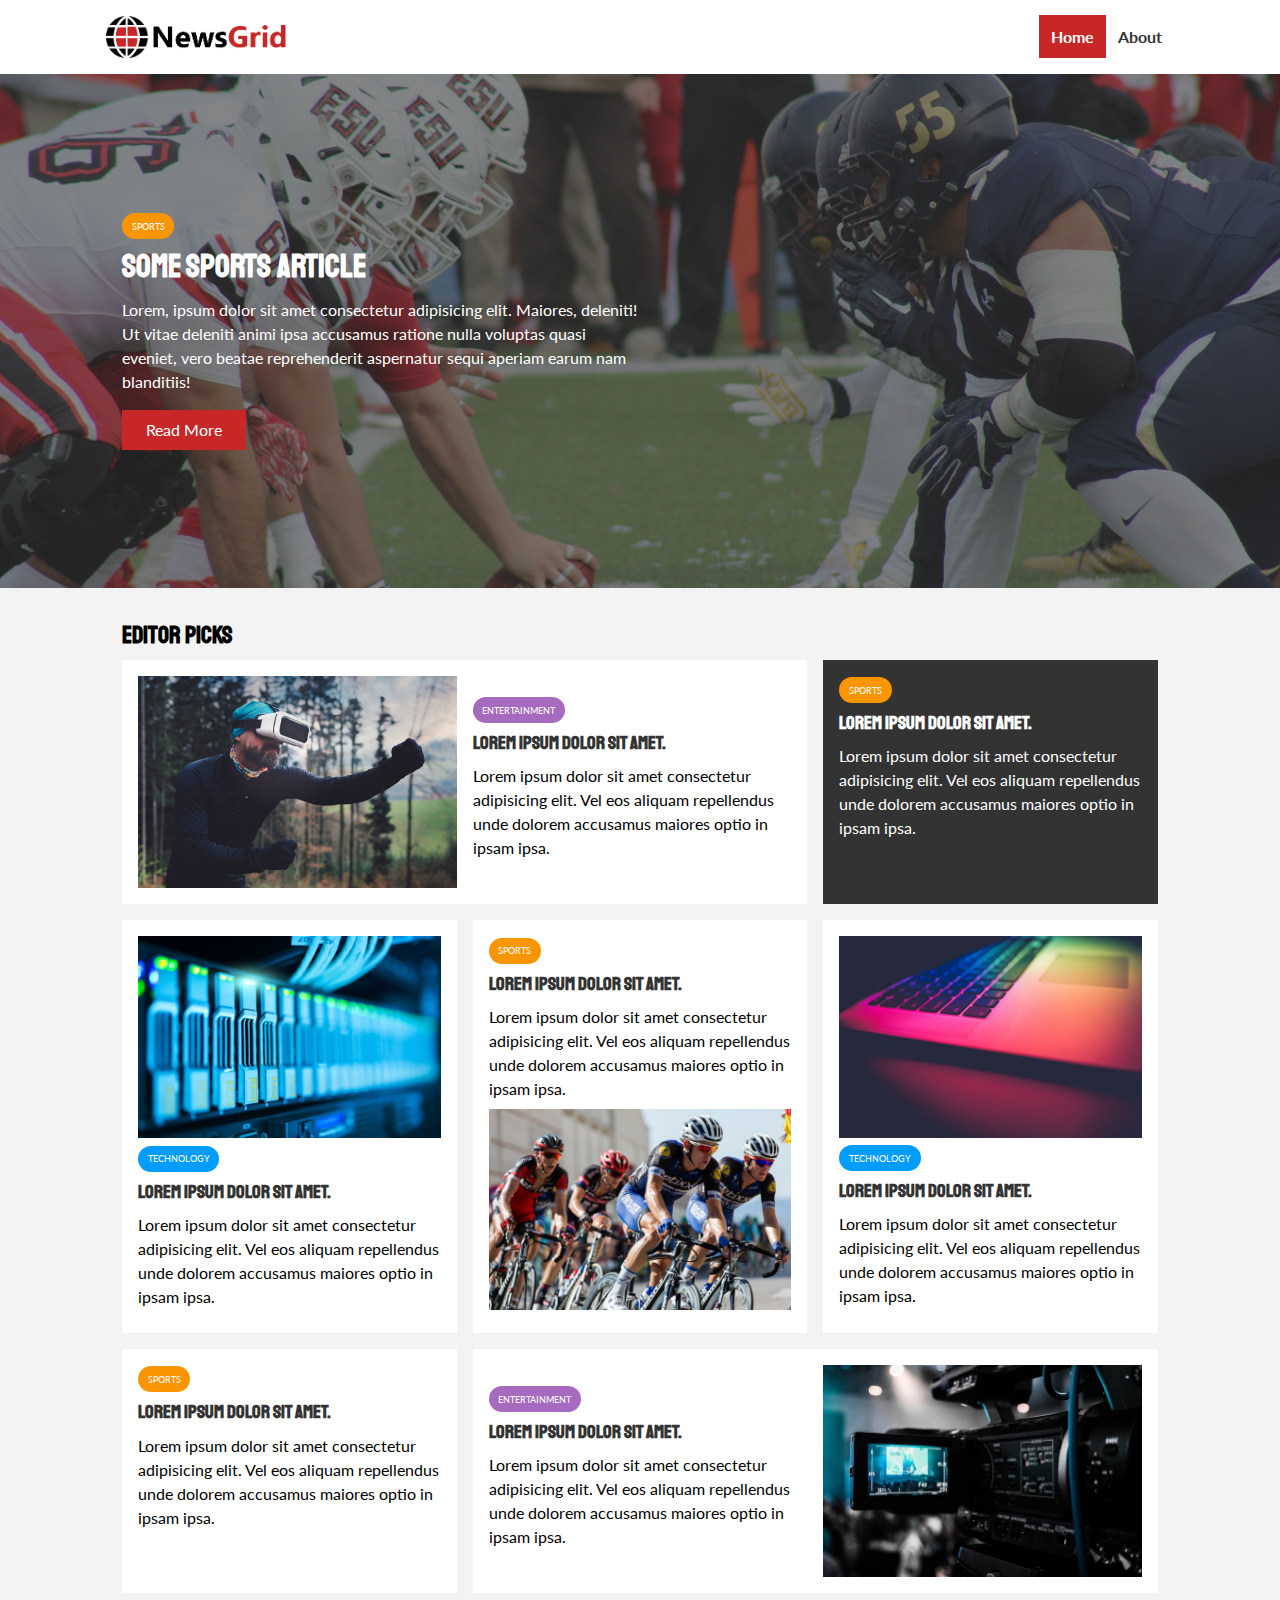
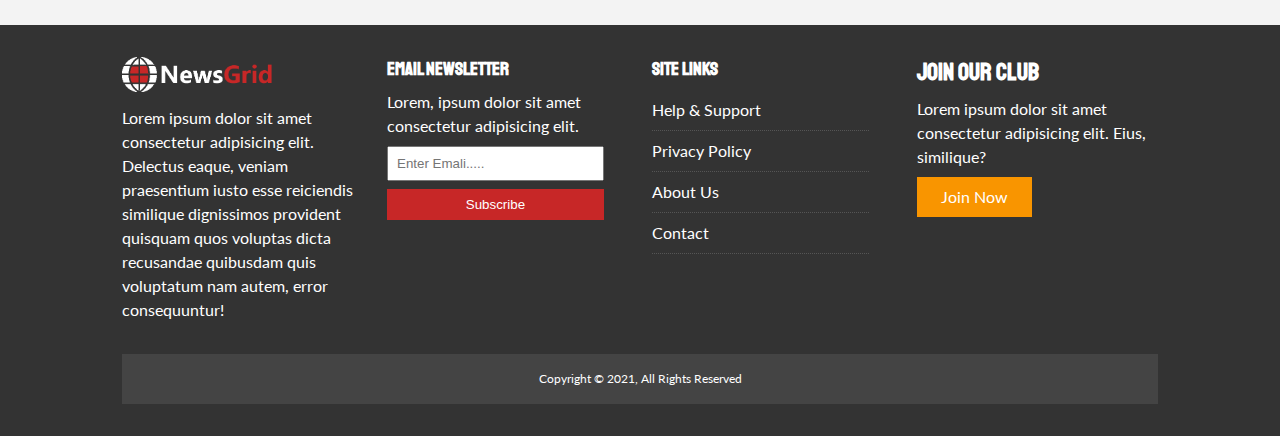
<file: index.html>
<!DOCTYPE html>
<html lang="en">
  <head>
    <meta charset="UTF-8" />
    <meta http-equiv="X-UA-Compatible" content="IE=edge" />
    <meta name="viewport" content="width=device-width, initial-scale=1.0" />
    <link
      rel="stylesheet"
      href="https://use.fontawesome.com/releases/v5.15.3/css/all.css"
      integrity="sha384-SZXxX4whJ79/gErwcOYf+zWLeJdY/qpuqC4cAa9rOGUstPomtqpuNWT9wdPEn2fk"
      crossorigin="anonymous"
    />
    <link
      href="https://fonts.googleapis.com/css2?family=Lato&family=Staatliches&display=swap"
      rel="stylesheet"
    />
    <link rel="stylesheet" href="css/style.css" />
    <link
      rel="stylesheet"
      media="screen and (max-width: 768px)"
      href="css/mobile.css"
    />
    <link rel="shortcut icon" type="image/x-icon" href="favicon.ico" />
    <title>NewsGrid | Latest News</title>
  </head>
  <body>
    <nav id="main-nav">
      <div class="container">
        <img src="img/logo.png" alt="NewsGrid" class="logo" />
        <div class="social">
          <a href="http://facebook.com" target="_blank"
            ><i class="fab fa-facebook fa-2x"></i
          ></a>
          <a href="http://twitter.com" target="_blank"
            ><i class="fab fa-twitter fa-2x"></i
          ></a>
          <a href="http://instagram.com" target="_blank"
            ><i class="fab fa-instagram fa-2x"></i
          ></a>
          <a href="http://youtube.com" target="_blank"
            ><i class="fab fa-youtube fa-2x"></i
          ></a>
        </div>
        <ul>
          <li><a class="current" href="index.html">Home</a></li>
          <li><a href="about.html">About</a></li>
        </ul>
      </div>
    </nav>

    <!-- Showcase -->
    <header id="showcase">
      <div class="container">
        <div class="showcase-container">
          <div class="showcase-content">
            <div class="category category-sports">Sports</div>
            <h1>Some Sports Article</h1>
            <p>
              Lorem, ipsum dolor sit amet consectetur adipisicing elit. Maiores,
              deleniti! Ut vitae deleniti animi ipsa accusamus ratione nulla
              voluptas quasi eveniet, vero beatae reprehenderit aspernatur sequi
              aperiam earum nam blanditiis!
            </p>
            <a href="article.html" class="btn btn-primary">Read More</a>
          </div>
        </div>
      </div>
    </header>

    <!-- Home Articles -->
    <section id="home-articles" class="py-2">
      <div class="container">
        <h2>Editor Picks</h2>
        <div class="articles-container">
          <article class="card">
            <img src="img/articles/ent1.jpg" alt="" />
            <div>
              <div class="category category-ent">Entertainment</div>
              <h3>
                <a href="article.html">Lorem ipsum dolor sit amet.</a>
              </h3>
              <p>
                Lorem ipsum dolor sit amet consectetur adipisicing elit. Vel eos
                aliquam repellendus unde dolorem accusamus maiores optio in
                ipsam ipsa.
              </p>
            </div>
          </article>

          <article class="card bg-dark">
            <div class="category category-sports">Sports</div>
            <h3>
              <a href="article.html">Lorem ipsum dolor sit amet.</a>
            </h3>
            <p>
              Lorem ipsum dolor sit amet consectetur adipisicing elit. Vel eos
              aliquam repellendus unde dolorem accusamus maiores optio in ipsam
              ipsa.
            </p>
          </article>

          <article class="card">
            <img src="img/articles/tech1.jpg" alt="" />
            <div class="category category-tech">Technology</div>
            <h3>
              <a href="article.html">Lorem ipsum dolor sit amet.</a>
            </h3>
            <p>
              Lorem ipsum dolor sit amet consectetur adipisicing elit. Vel eos
              aliquam repellendus unde dolorem accusamus maiores optio in ipsam
              ipsa.
            </p>
          </article>

          <article class="card">
            <div class="category category-sports">Sports</div>
            <h3>
              <a href="article.html">Lorem ipsum dolor sit amet.</a>
            </h3>
            <p>
              Lorem ipsum dolor sit amet consectetur adipisicing elit. Vel eos
              aliquam repellendus unde dolorem accusamus maiores optio in ipsam
              ipsa.
            </p>
            <img src="img/articles/sports1.jpg" alt="" />
          </article>

          <article class="card">
            <img src="img/articles/tech2.jpg" alt="" />
            <div class="category category-tech">Technology</div>
            <h3>
              <a href="article.html">Lorem ipsum dolor sit amet.</a>
            </h3>
            <p>
              Lorem ipsum dolor sit amet consectetur adipisicing elit. Vel eos
              aliquam repellendus unde dolorem accusamus maiores optio in ipsam
              ipsa.
            </p>
          </article>

          <article class="card">
            <div class="category category-sports">Sports</div>
            <h3>
              <a href="article.html">Lorem ipsum dolor sit amet.</a>
            </h3>
            <p>
              Lorem ipsum dolor sit amet consectetur adipisicing elit. Vel eos
              aliquam repellendus unde dolorem accusamus maiores optio in ipsam
              ipsa.
            </p>
          </article>

          <article class="card">
            <div>
              <div class="category category-ent">Entertainment</div>
              <h3>
                <a href="article.html">Lorem ipsum dolor sit amet.</a>
              </h3>
              <p>
                Lorem ipsum dolor sit amet consectetur adipisicing elit. Vel eos
                aliquam repellendus unde dolorem accusamus maiores optio in
                ipsam ipsa.
              </p>
            </div>
            <img src="img/articles/ent2.jpg" alt="" />
          </article>
        </div>
      </div>
    </section>

    <!-- Footer -->
    <footer id="main-footer" class="py-2">
      <div class="container footer-container">
        <div>
          <img src="img/logo_light.png" alt="NewsGrid" />
          <p>
            Lorem ipsum dolor sit amet consectetur adipisicing elit. Delectus
            eaque, veniam praesentium iusto esse reiciendis similique
            dignissimos provident quisquam quos voluptas dicta recusandae
            quibusdam quis voluptatum nam autem, error consequuntur!
          </p>
        </div>
        <div>
          <h3>Email Newsletter</h3>
          <p>Lorem, ipsum dolor sit amet consectetur adipisicing elit.</p>
          <form>
            <input type="email" placeholder="Enter Emali....." />
            <input type="submit" value="Subscribe" class="btn btn-primary" />
          </form>
        </div>
        <div>
          <h3>Site Links</h3>
          <ul class="list">
            <li><a href="#">Help & Support</a></li>
            <li><a href="#">Privacy Policy</a></li>
            <li><a href="#">About Us</a></li>
            <li><a href="#">Contact</a></li>
          </ul>
        </div>
        <div>
          <h2>Join Our Club</h2>
          <p>
            Lorem ipsum dolor sit amet consectetur adipisicing elit. Eius,
            similique?
          </p>
          <a href="#" class="btn btn-secondary">Join Now</a>
        </div>
        <div>
          <p>Copyright &copy; 2021, All Rights Reserved</p>
        </div>
      </div>
    </footer>
  </body>
</html>
</file>
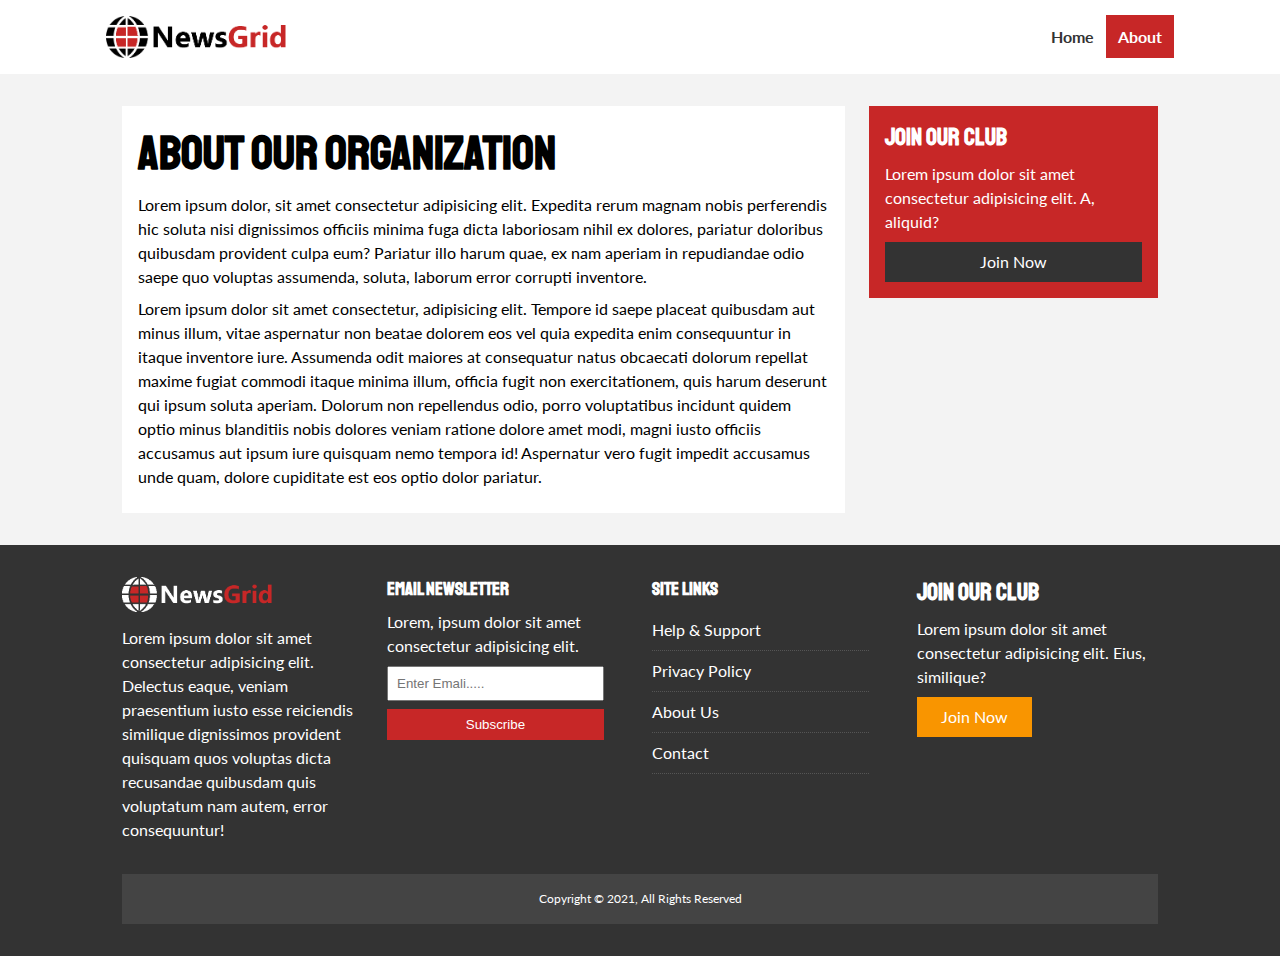
<file: about.html>
<!DOCTYPE html>
<html lang="en">
  <head>
    <meta charset="UTF-8" />
    <meta http-equiv="X-UA-Compatible" content="IE=edge" />
    <meta name="viewport" content="width=device-width, initial-scale=1.0" />
    <link
      rel="stylesheet"
      href="https://use.fontawesome.com/releases/v5.15.3/css/all.css"
      integrity="sha384-SZXxX4whJ79/gErwcOYf+zWLeJdY/qpuqC4cAa9rOGUstPomtqpuNWT9wdPEn2fk"
      crossorigin="anonymous"
    />
    <link
      href="https://fonts.googleapis.com/css2?family=Lato&family=Staatliches&display=swap"
      rel="stylesheet"
    />
    <link rel="stylesheet" href="css/style.css" />
    <link
      rel="stylesheet"
      media="screen and (max-width: 768px)"
      href="css/mobile.css"
    />
    <link rel="shortcut icon" type="image/x-icon" href="favicon.ico" />
    <title>NewsGrid | About</title>
  </head>
  <body>
    <nav id="main-nav">
      <div class="container">
        <img src="img/logo.png" alt="NewsGrid" class="logo" />
        <div class="social">
          <a href="http://facebook.com" target="_blank"
            ><i class="fab fa-facebook fa-2x"></i
          ></a>
          <a href="http://twitter.com" target="_blank"
            ><i class="fab fa-twitter fa-2x"></i
          ></a>
          <a href="http://instagram.com" target="_blank"
            ><i class="fab fa-instagram fa-2x"></i
          ></a>
          <a href="http://youtube.com" target="_blank"
            ><i class="fab fa-youtube fa-2x"></i
          ></a>
        </div>
        <ul>
          <li><a href="index.html">Home</a></li>
          <li><a class="current" href="about.html">About</a></li>
        </ul>
      </div>
    </nav>

    <section id="about">
      <div class="container">
        <div class="page-container">
          <article class="card">
            <h1 class="l-heading">About Our Organization</h1>
            <p>
              Lorem ipsum dolor, sit amet consectetur adipisicing elit. Expedita
              rerum magnam nobis perferendis hic soluta nisi dignissimos
              officiis minima fuga dicta laboriosam nihil ex dolores, pariatur
              doloribus quibusdam provident culpa eum? Pariatur illo harum quae,
              ex nam aperiam in repudiandae odio saepe quo voluptas assumenda,
              soluta, laborum error corrupti inventore.
            </p>
            <p>
              Lorem ipsum dolor sit amet consectetur, adipisicing elit. Tempore
              id saepe placeat quibusdam aut minus illum, vitae aspernatur non
              beatae dolorem eos vel quia expedita enim consequuntur in itaque
              inventore iure. Assumenda odit maiores at consequatur natus
              obcaecati dolorum repellat maxime fugiat commodi itaque minima
              illum, officia fugit non exercitationem, quis harum deserunt qui
              ipsum soluta aperiam. Dolorum non repellendus odio, porro
              voluptatibus incidunt quidem optio minus blanditiis nobis dolores
              veniam ratione dolore amet modi, magni iusto officiis accusamus
              aut ipsum iure quisquam nemo tempora id! Aspernatur vero fugit
              impedit accusamus unde quam, dolore cupiditate est eos optio dolor
              pariatur.
            </p>
          </article>
          <aside class="card bg-primary">
            <h2>Join Our Club</h2>
            <p>
              Lorem ipsum dolor sit amet consectetur adipisicing elit. A,
              aliquid?
            </p>
            <a href="#" class="btn btn-dark btn-block">Join Now</a>
          </aside>
        </div>
      </div>
    </section>

    <!-- Footer -->
    <footer id="main-footer" class="py-2">
      <div class="container footer-container">
        <div>
          <img src="img/logo_light.png" alt="NewsGrid" />
          <p>
            Lorem ipsum dolor sit amet consectetur adipisicing elit. Delectus
            eaque, veniam praesentium iusto esse reiciendis similique
            dignissimos provident quisquam quos voluptas dicta recusandae
            quibusdam quis voluptatum nam autem, error consequuntur!
          </p>
        </div>
        <div>
          <h3>Email Newsletter</h3>
          <p>Lorem, ipsum dolor sit amet consectetur adipisicing elit.</p>
          <form>
            <input type="email" placeholder="Enter Emali....." />
            <input type="submit" value="Subscribe" class="btn btn-primary" />
          </form>
        </div>
        <div>
          <h3>Site Links</h3>
          <ul class="list">
            <li><a href="#">Help & Support</a></li>
            <li><a href="#">Privacy Policy</a></li>
            <li><a href="#">About Us</a></li>
            <li><a href="#">Contact</a></li>
          </ul>
        </div>
        <div>
          <h2>Join Our Club</h2>
          <p>
            Lorem ipsum dolor sit amet consectetur adipisicing elit. Eius,
            similique?
          </p>
          <a href="#" class="btn btn-secondary">Join Now</a>
        </div>
        <div>
          <p>Copyright &copy; 2021, All Rights Reserved</p>
        </div>
      </div>
    </footer>
  </body>
</html>
</file>
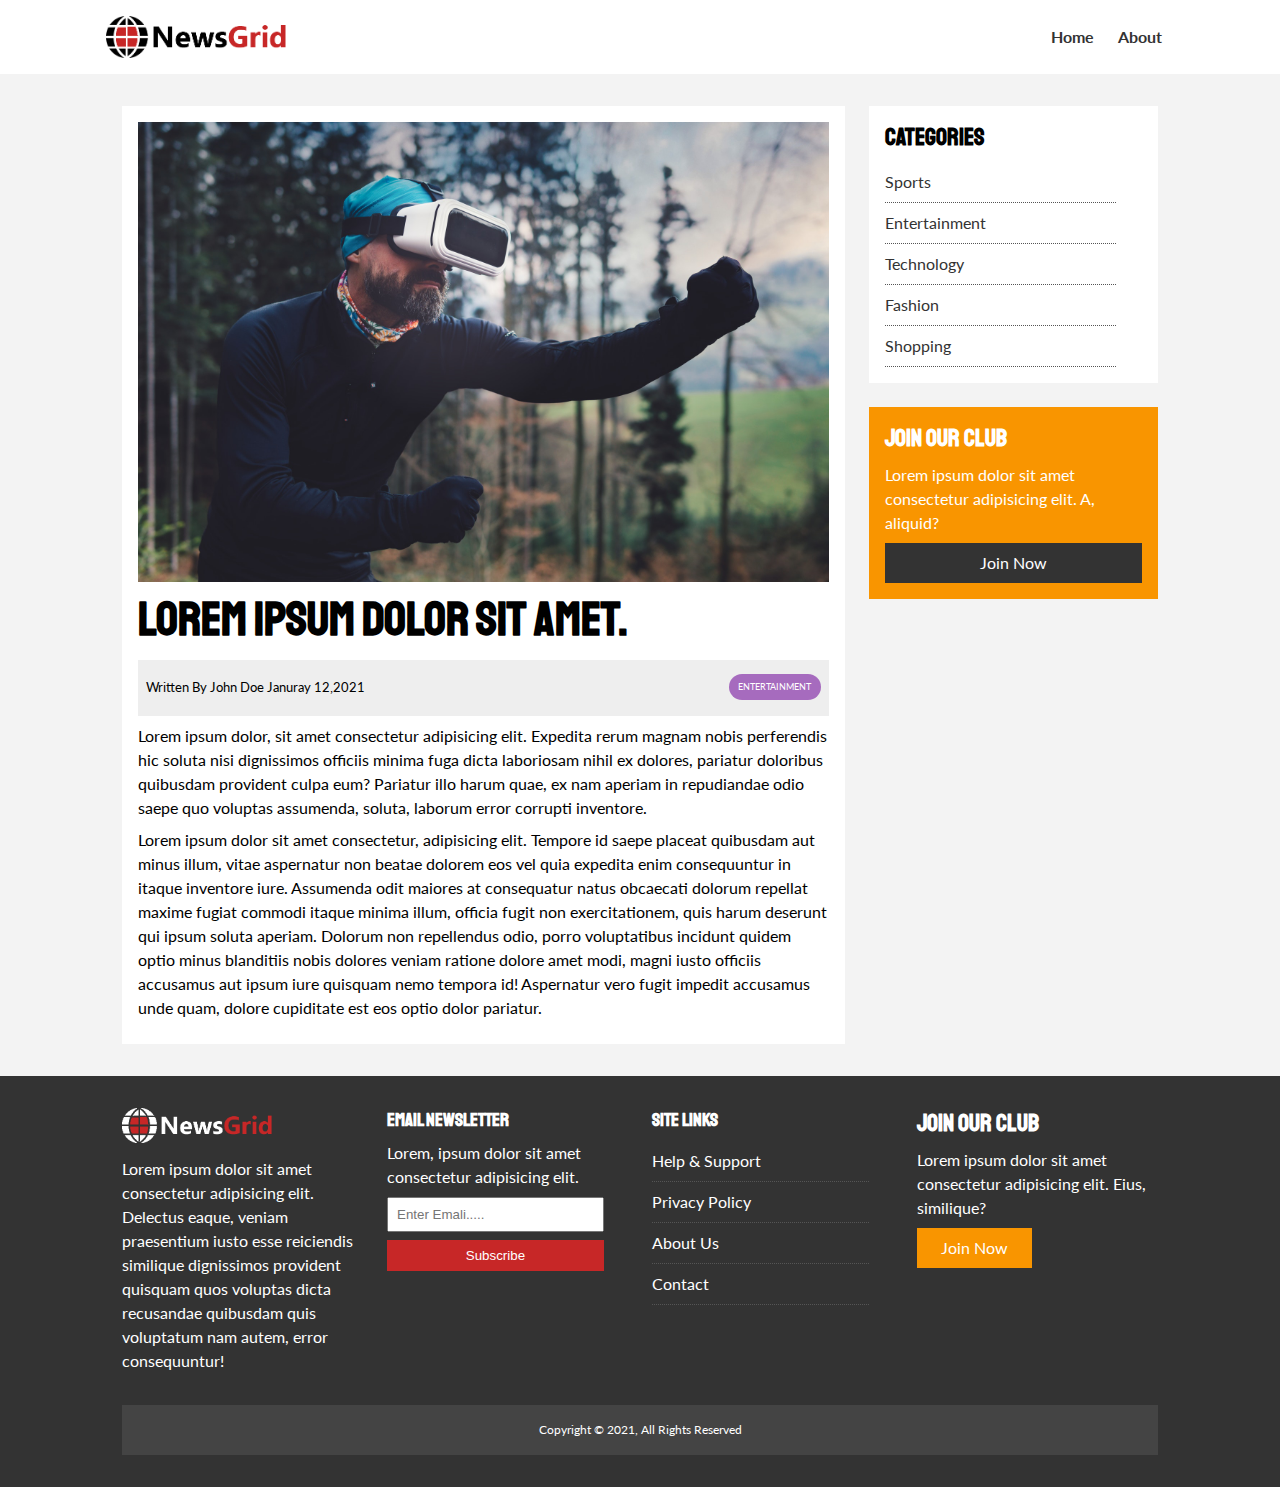
<file: article.html>
<!DOCTYPE html>
<html lang="en">
  <head>
    <meta charset="UTF-8" />
    <meta http-equiv="X-UA-Compatible" content="IE=edge" />
    <meta name="viewport" content="width=device-width, initial-scale=1.0" />
    <link
      rel="stylesheet"
      href="https://use.fontawesome.com/releases/v5.15.3/css/all.css"
      integrity="sha384-SZXxX4whJ79/gErwcOYf+zWLeJdY/qpuqC4cAa9rOGUstPomtqpuNWT9wdPEn2fk"
      crossorigin="anonymous"
    />
    <link
      href="https://fonts.googleapis.com/css2?family=Lato&family=Staatliches&display=swap"
      rel="stylesheet"
    />
    <link rel="stylesheet" href="css/style.css" />
    <link
      rel="stylesheet"
      media="screen and (max-width: 768px)"
      href="css/mobile.css"
    />
    <link rel="shortcut icon" type="image/x-icon" href="favicon.ico" />
    <title>NewsGrid | Latest News</title>
  </head>
  <body>
    <nav id="main-nav">
      <div class="container">
        <img src="img/logo.png" alt="NewsGrid" class="logo" />
        <div class="social">
          <a href="http://facebook.com" target="_blank"
            ><i class="fab fa-facebook fa-2x"></i
          ></a>
          <a href="http://twitter.com" target="_blank"
            ><i class="fab fa-twitter fa-2x"></i
          ></a>
          <a href="http://instagram.com" target="_blank"
            ><i class="fab fa-instagram fa-2x"></i
          ></a>
          <a href="http://youtube.com" target="_blank"
            ><i class="fab fa-youtube fa-2x"></i
          ></a>
        </div>
        <ul>
          <li><a href="index.html">Home</a></li>
          <li><a href="about.html">About</a></li>
        </ul>
      </div>
    </nav>

    <section id="article">
      <div class="container">
        <div class="page-container">
          <article class="card">
            <img src="img/articles/ent1.jpg" alt="" />
            <h1 class="l-heading">Lorem ipsum dolor sit amet.</h1>
            <div class="meta">
              <small>
                <i class="fas fa-user"></i> Written By John Doe Januray
                12,2021</small
              >
              <div class="category category-ent">Entertainment</div>
            </div>
            <p>
              Lorem ipsum dolor, sit amet consectetur adipisicing elit. Expedita
              rerum magnam nobis perferendis hic soluta nisi dignissimos
              officiis minima fuga dicta laboriosam nihil ex dolores, pariatur
              doloribus quibusdam provident culpa eum? Pariatur illo harum quae,
              ex nam aperiam in repudiandae odio saepe quo voluptas assumenda,
              soluta, laborum error corrupti inventore.
            </p>
            <p>
              Lorem ipsum dolor sit amet consectetur, adipisicing elit. Tempore
              id saepe placeat quibusdam aut minus illum, vitae aspernatur non
              beatae dolorem eos vel quia expedita enim consequuntur in itaque
              inventore iure. Assumenda odit maiores at consequatur natus
              obcaecati dolorum repellat maxime fugiat commodi itaque minima
              illum, officia fugit non exercitationem, quis harum deserunt qui
              ipsum soluta aperiam. Dolorum non repellendus odio, porro
              voluptatibus incidunt quidem optio minus blanditiis nobis dolores
              veniam ratione dolore amet modi, magni iusto officiis accusamus
              aut ipsum iure quisquam nemo tempora id! Aspernatur vero fugit
              impedit accusamus unde quam, dolore cupiditate est eos optio dolor
              pariatur.
            </p>
          </article>

          <aside id="categories" class="card">
            <h2>Categories</h2>
            <ul class="list">
              <li>
                <a href="#"><i class="fas fa-chevron-right"></i> Sports</a>
              </li>
              <li>
                <a href="#"
                  ><i class="fas fa-chevron-right"></i> Entertainment</a
                >
              </li>
              <li>
                <a href="#"><i class="fas fa-chevron-right"></i> Technology</a>
              </li>
              <li>
                <a href="#"><i class="fas fa-chevron-right"></i> Fashion</a>
              </li>
              <li>
                <a href="#"><i class="fas fa-chevron-right"></i> Shopping</a>
              </li>
            </ul>
          </aside>

          <aside class="card bg-secondary">
            <h2>Join Our Club</h2>
            <p>
              Lorem ipsum dolor sit amet consectetur adipisicing elit. A,
              aliquid?
            </p>
            <a href="#" class="btn btn-dark btn-block">Join Now</a>
          </aside>
        </div>
      </div>
    </section>

    <!-- Footer -->
    <footer id="main-footer" class="py-2">
      <div class="container footer-container">
        <div>
          <img src="img/logo_light.png" alt="NewsGrid" />
          <p>
            Lorem ipsum dolor sit amet consectetur adipisicing elit. Delectus
            eaque, veniam praesentium iusto esse reiciendis similique
            dignissimos provident quisquam quos voluptas dicta recusandae
            quibusdam quis voluptatum nam autem, error consequuntur!
          </p>
        </div>
        <div>
          <h3>Email Newsletter</h3>
          <p>Lorem, ipsum dolor sit amet consectetur adipisicing elit.</p>
          <form>
            <input type="email" placeholder="Enter Emali....." />
            <input type="submit" value="Subscribe" class="btn btn-primary" />
          </form>
        </div>
        <div>
          <h3>Site Links</h3>
          <ul class="list">
            <li><a href="#">Help & Support</a></li>
            <li><a href="#">Privacy Policy</a></li>
            <li><a href="#">About Us</a></li>
            <li><a href="#">Contact</a></li>
          </ul>
        </div>
        <div>
          <h2>Join Our Club</h2>
          <p>
            Lorem ipsum dolor sit amet consectetur adipisicing elit. Eius,
            similique?
          </p>
          <a href="#" class="btn btn-secondary">Join Now</a>
        </div>
        <div>
          <p>Copyright &copy; 2021, All Rights Reserved</p>
        </div>
      </div>
    </footer>
  </body>
</html>
</file>
<file: css/style.css>
:root {
  --primary-color: #c72727;
  --secondary-color: #f99500;
  --light-color: #f3f3f3;
  --dark-color: #333;
  --max-width: 1100px;
}

.category {
  --sports-color: #f99500;
  --ent-color: #a66bbe;
  --tech-color: #009cff;
}

* {
  margin: 0;
  padding: 0;
  box-sizing: border-box;
}

body {
  font-family: "Lato", sans-serif;
  line-height: 1.5;
  background-color: var(--light-color);
}

a {
  color: #333;
  text-decoration: none;
}

ul {
  list-style: none;
}

p {
  margin: 0.5rem 0;
}

img {
  width: 100%;
}

h1,
h2,
h3,
h4,
h5,
h6 {
  font-family: "Staatliches", cursive;
  margin-bottom: 0.55rem;
  line-height: 1.3;
}

/* Utility */
.container {
  max-width: var(--max-width);
  margin: auto;
  padding: 0 2rem;
  overflow: hidden;
}

.category {
  display: inline-block;
  color: #fff;
  font-size: 0.55rem;
  text-transform: uppercase;
  padding: 0.4rem 0.6rem;
  border-radius: 15px;
  margin-bottom: 0.5rem;
}

.category-sports {
  background: var(--sports-color);
}
.category-ent {
  background: var(--ent-color);
}
.category-tech {
  background: var(--tech-color);
}

.btn {
  display: inline-block;
  border: none;
  background: var(--dark-color);
  color: #fff;
  padding: 0.5rem 1.5rem;
}

.btn-light {
  background: var(--light-color);
}

.btn-primary {
  background: var(--primary-color);
}

.btn-secondary {
  background: var(--secondary-color);
}

.btn:hover {
  opacity: 0.9;
}

.btn-block {
  display: block;
  width: 100%;
  text-align: center;
}

.card {
  background: #fff;
  padding: 1rem;
}

.bg-dark {
  background: var(--dark-color);
  color: #fff;
}

.bg-primary {
  background: var(--primary-color);
  color: #fff;
}

.bg-secondary {
  background: var(--secondary-color);
  color: #fff;
}

.bg-dark h1,
.bg-dark h2,
.bg-dark h3,
.bg-dark a,
.bg-primary h1,
.bg-primary h2,
.bg-primary h3,
.bg-primary a,
.bg-secondary h1,
.bg-secondary h2,
.bg-secondary h3,
.bg-secondary a {
  color: #fff;
}

.py-1 {
  padding: 1.5rem 0;
}

.py-2 {
  padding: 2rem 0;
}

.py-3 {
  padding: 3rem 0;
}

.p-1 {
  padding: 1.5rem;
}

.p-2 {
  padding: 2rem;
}

.p-3 {
  padding: 3rem;
}

.l-heading {
  font-size: 3rem;
}

.list li {
  padding: 0.5rem 0;
  border-bottom: #555 dotted 1px;
  width: 90%;
}

.list li a:hover {
  color: var(--primary-color) !important;
}

/* Inner Page Container */
.page-container {
  display: grid;
  grid-template-columns: 5fr 2fr;
  margin: 2rem 0;
  grid-gap: 1.5rem;
}

.page-container > *:first-child {
  grid-row: 1 / span 3;
}

/* Navigation */
#main-nav {
  background: #fff;
  position: sticky;
  top: 0;
  z-index: 2;
}

#main-nav .container {
  display: grid;
  grid-template-columns: 6fr 3fr 2fr;
  padding: 1rem;
  align-items: center;
}

#main-nav .logo {
  width: 180px;
}

#main-nav ul {
  justify-self: end;
  display: flex;
}

#main-nav ul li a {
  padding: 0.75rem;
  font-weight: bold;
}

#main-nav ul li a.current {
  background: var(--primary-color);
  color: #fff;
}

#main-nav ul li a:hover {
  background: var(--light-color);
  color: var(--dark-color);
}

#main-nav .social {
  justify-self: center;
}

#main-nav .social i {
  color: #777;
  margin-right: 0.5rem;
}

/* Showcase */
#showcase {
  color: #fff;
  background: #333;
  padding: 2rem;
  position: relative;
}

#showcase::before {
  content: "";
  background: url(../img/featured.jpg) no-repeat center center/cover;
  position: absolute;
  top: 0;
  left: 0;
  width: 100%;
  height: 100%;
  opacity: 0.4;
}

#showcase .showcase-container {
  display: grid;
  grid-template-columns: repeat(2, 1fr);
  justify-content: center;
  align-items: center;
  height: 50vh;
}

#showcase .showcase-content {
  z-index: 1;
}

#showcase .showcase-content p {
  margin-bottom: 1rem;
}

/* Home Articles */
#home-articles .articles-container {
  display: grid;
  grid-template-columns: repeat(3, 1fr);
  grid-gap: 1rem;
}

#home-articles .articles-container > *:first-child,
#home-articles .articles-container > *:last-child {
  display: grid;
  grid-template-columns: repeat(2, 1fr);
  grid-gap: 1rem;
  align-items: center;
  grid-column: 1 / span 2;
}

#home-articles .articles-container > *:last-child {
  grid-column: 2 / span 2;
}

#article .meta {
  display: flex;
  justify-content: space-between;
  align-items: center;
  background: #eee;
  padding: 0.5rem;
}

#article .meta .category {
  margin-top: 0.4rem;
}

/* Footer */
#main-footer {
  background: var(--dark-color);
  color: #fff;
}

#main-footer img {
  width: 150px;
}

#main-footer a {
  color: #fff;
}

#main-footer .footer-container {
  display: grid;
  grid-template-columns: repeat(4, 1fr);
  grid-gap: 1.5rem;
}

#main-footer .footer-container > *:last-child {
  background: #444;
  grid-column: 1 / span 4;
  padding: 0.5rem;
  text-align: center;
  font-size: 0.75rem;
}

#main-footer .footer-container input[type="email"] {
  width: 90%;
  padding: 0.5rem;
  margin-bottom: 0.5rem;
}

#main-footer .footer-container input[type="submit"] {
  width: 90%;
}
</file>
<file: css/mobile.css>
/* Navigation */
#main-nav .social {
  display: none;
}

#main-nav .container {
  grid-template-columns: 1fr;
  grid-gap: 1.2rem;
}

#main-nav ul,
#main-nav .logo {
  justify-self: center;
}

#main-nav ul li a {
  padding: 0.5rem;
}

#home-articles .articles-container {
  grid-template-columns: repeat(2, 1fr);
}

#home-articles .articles-container > *:first-child,
#home-articles .articles-container > *:last-child {
  grid-template-columns: 1fr;
  grid-column: 1;
}

@media (max-width: 600px) {
  /* Stack Grid Items */
  #showcase .showcase-container,
  #home-articles .articles-container,
  #main-footer .footer-container {
    grid-template-columns: 1fr;
  }

  #main-footer .footer-container > *:last-child {
    grid-column: 1;
  }

  #main-footer .footer-container > *:first-child,
  #main-footer .footer-container > *:nth-child(2) {
    border-bottom: 1px dotted #444;
    padding-bottom: 1rem;
  }

  .page-container {
    grid-template-columns: 1fr;
    text-align: center;
  }

  .page-container > *:first-child {
    grid-row: 1;
  }

  .l-heading {
    font-size: 2rem;
  }
}
</file>
